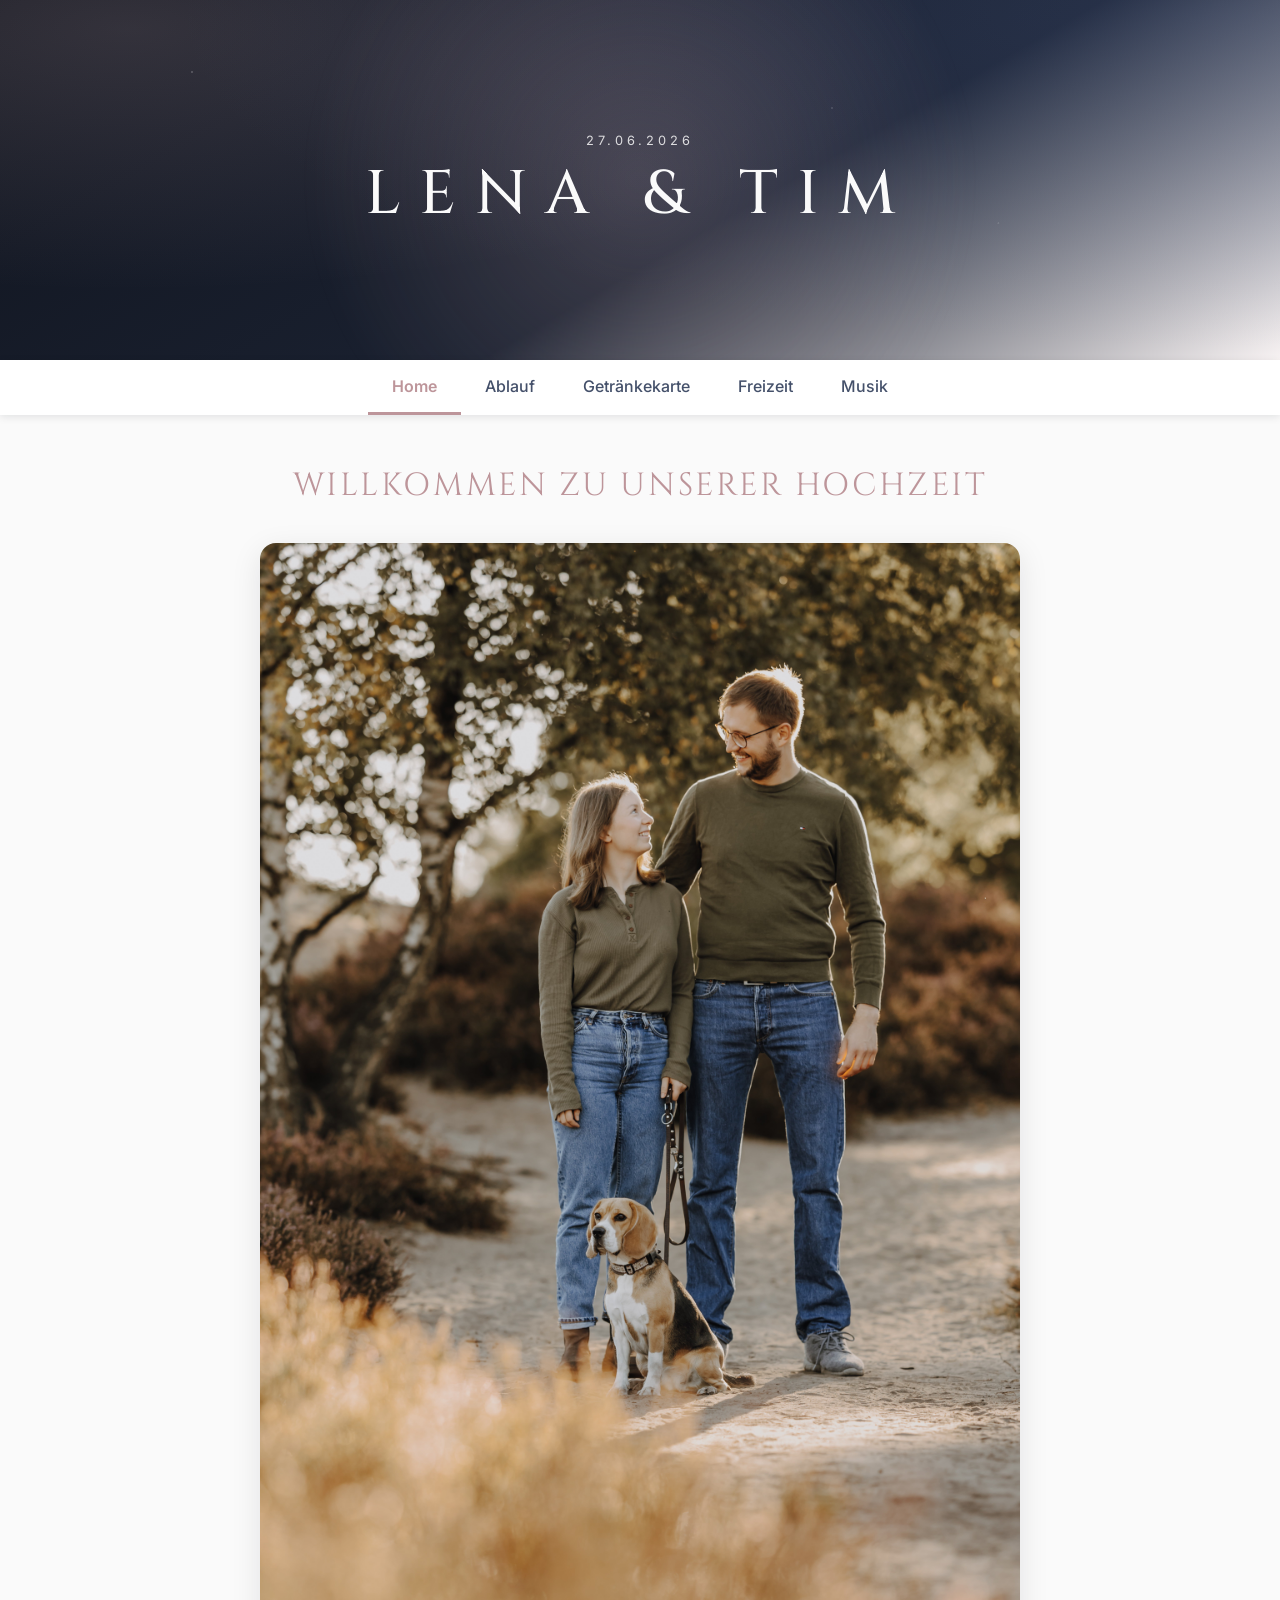
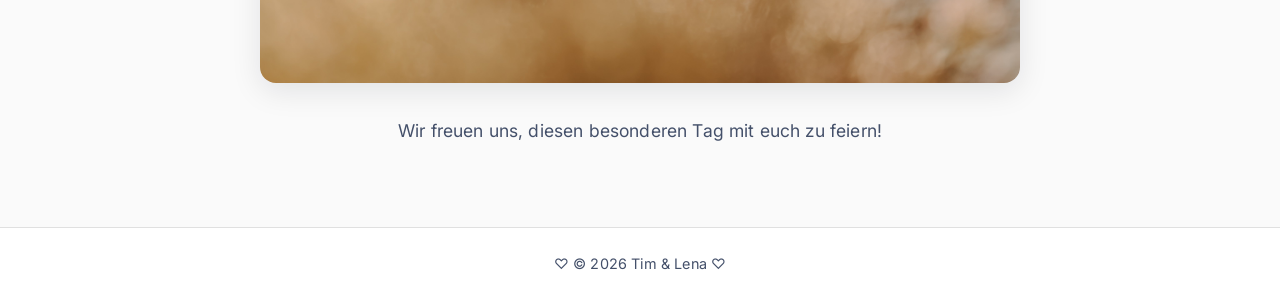
<file: index.html>
<!DOCTYPE html>
<html lang="de">
<head>
    <meta charset="UTF-8">
    <meta name="viewport" content="width=device-width, initial-scale=1.0, viewport-fit=cover">
    <title>Lena und Tim - Hochzeit 27.06.2026</title>
    <meta name="description" content="Hochzeitswebseite Tim & Lena - 27.06.2026">
    <link rel="preconnect" href="https://fonts.googleapis.com">
    <link rel="preconnect" href="https://fonts.gstatic.com" crossorigin>
    <link href="https://fonts.googleapis.com/css2?family=Cinzel:wght@400;500;600&family=Inter:wght@300;400;500;600&display=swap" rel="stylesheet">
    <link rel="icon" type="image/svg+xml" href="favicon.svg">
    <link rel="stylesheet" href="styles copy.css">
</head>
<body>
    <!-- Cosmic Hero -->
    <header class="cosmic-hero" aria-label="Willkommen Lena und Tim">
        <div class="cosmic-hero__glow" aria-hidden="true"></div>
        <div class="cosmic-hero__content">
            <p class="cosmic-hero__kicker">27.06.2026</p>
            <h1>Lena &amp; Tim</h1>
        </div>
    </header>

    <!-- Tab Navigation -->
    <nav class="tab-navigation">
        <button class="tab-button active" data-tab="home">Home</button>
        <button class="tab-button" data-tab="ablauf">Ablauf</button>
        <button class="tab-button" data-tab="getraenke">Getränkekarte</button>
        <button class="tab-button" data-tab="freizeit">Freizeit</button>
        <button class="tab-button" data-tab="musik">Musik</button>
    </nav>

    <!-- Main Content Container -->
    <main class="content-container">
        
        <!-- Home Tab -->
        <section id="home" class="tab-content active">
            <div class="home-container">
                <h2 class="welcome-title">Willkommen zu unserer Hochzeit</h2>
                <div class="home-image-wrapper">
                    <img src="bild.jpg" alt="Tim & Lena" class="home-image" decoding="async">
                </div>
                <p class="welcome-text">Wir freuen uns, diesen besonderen Tag mit euch zu feiern!</p>

                <!-- Zeitstrahl 2012-2026 (auskommentiert)
                <section class="love-timeline-section" aria-labelledby="love-timeline-title">
                    <h3 id="love-timeline-title" class="love-timeline-title">Unser Zeitstrahl 2012-2026</h3>
                    <div class="love-timeline-grid">
                        <article class="love-year-card">
                            <p class="love-year">2012</p>
                            <img src="fotos/2014.JPEG" alt="Foto aus unserem Jahr 2012" class="love-year-image" loading="lazy">
                        </article>
                        <article class="love-year-card">
                            <p class="love-year">2013</p>
                            <img src="fotos/2015.JPEG" alt="Foto aus unserem Jahr 2013" class="love-year-image" loading="lazy">
                        </article>
                        <article class="love-year-card">
                            <p class="love-year">2014</p>
                            <img src="fotos/2014.JPEG" alt="Foto aus unserem Jahr 2014" class="love-year-image" loading="lazy">
                        </article>
                        <article class="love-year-card">
                            <p class="love-year">2015</p>
                            <img src="fotos/2015.JPEG" alt="Foto aus unserem Jahr 2015" class="love-year-image" loading="lazy">
                        </article>
                        <article class="love-year-card">
                            <p class="love-year">2016</p>
                            <img src="fotos/2016.JPEG" alt="Foto aus unserem Jahr 2016" class="love-year-image" loading="lazy">
                        </article>
                        <article class="love-year-card">
                            <p class="love-year">2017</p>
                            <img src="fotos/2017.JPEG" alt="Foto aus unserem Jahr 2017" class="love-year-image" loading="lazy">
                        </article>
                        <article class="love-year-card">
                            <p class="love-year">2018</p>
                            <img src="fotos/2018_1.JPG" alt="Foto aus unserem Jahr 2018" class="love-year-image" loading="lazy">
                        </article>
                        <article class="love-year-card">
                            <p class="love-year">2019</p>
                            <img src="fotos/2019.JPEG" alt="Foto aus unserem Jahr 2019" class="love-year-image" loading="lazy">
                        </article>
                        <article class="love-year-card">
                            <p class="love-year">2020</p>
                            <img src="fotos/2020.JPEG" alt="Foto aus unserem Jahr 2020" class="love-year-image" loading="lazy">
                        </article>
                        <article class="love-year-card">
                            <p class="love-year">2021</p>
                            <img src="fotos/2021.JPEG" alt="Foto aus unserem Jahr 2021" class="love-year-image" loading="lazy">
                        </article>
                        <article class="love-year-card">
                            <p class="love-year">2022</p>
                            <img src="fotos/2022.JPEG" alt="Foto aus unserem Jahr 2022" class="love-year-image" loading="lazy">
                        </article>
                        <article class="love-year-card">
                            <p class="love-year">2023</p>
                            <img src="fotos/2023.JPEG" alt="Foto aus unserem Jahr 2023" class="love-year-image" loading="lazy">
                        </article>
                        <article class="love-year-card">
                            <p class="love-year">2024</p>
                            <img src="fotos/2024.JPEG" alt="Foto aus unserem Jahr 2024" class="love-year-image" loading="lazy">
                        </article>
                        <article class="love-year-card">
                            <p class="love-year">2025</p>
                            <img src="fotos/2025_1.JPEG" alt="Foto aus unserem Jahr 2025" class="love-year-image" loading="lazy">
                        </article>
                        <article class="love-year-card">
                            <p class="love-year">2026</p>
                            <img src="fotos/2026.JPEG" alt="Foto aus unserem Jahr 2026" class="love-year-image" loading="lazy">
                        </article>
                    </div>
                </section>
                -->
            </div>
        </section>

        <!-- Getränkekarte Tab -->
        <section id="getraenke" class="tab-content">
            <div class="drinks-container">
                <img src="getraenke.png" alt="Getränkekarte" class="drinks-image" loading="lazy" decoding="async">
                <a href="getraenke.png" download="Getraenkekarte_Tim_Lena.png" class="download-button">Herunterladen</a>
            </div>
        </section>

        <!-- Ablauf Tab -->
        <section id="ablauf" class="tab-content">
            <div class="timeline-modern" aria-label="Ablaufplan Hochzeit">
                <article class="timeline-event">
                    <span class="timeline-orbit-dot" aria-hidden="true"></span>
                    <div class="timeline-event-card">
                        <p class="timeline-event-time">14:30 Uhr</p>
                        <h3>Ankunft der Gäste</h3>
                        <p class="timeline-event-preview">Wir freuen uns, euch zu unserer Hochzeit willkommen zu heißen.</p>
                    </div>
                </article>

                <article class="timeline-event">
                    <span class="timeline-orbit-dot" aria-hidden="true"></span>
                    <div class="timeline-event-card">
                        <p class="timeline-event-time">15:00 Uhr</p>
                        <h3>Kaffee & Kuchen</h3>
                        <p class="timeline-event-preview">Gemeinsam schneiden wir die Hochzeitstorte an. Dazu gibt es Kaffee und weiteren Kuchen.</p>
                    </div>
                </article>

                <article class="timeline-event">
                    <span class="timeline-orbit-dot" aria-hidden="true"></span>
                    <div class="timeline-event-card">
                        <h3>Im Anschluss</h3>
                        <p class="timeline-event-preview">Zeit für gemütliches Beisammensein. Solltet ihr zwischendurch Lust auf etwas Abwechslung haben, schaut gerne unter <a href="#freizeit" class="spiele-link" data-tab-target="freizeit">Freizeit</a> nach möglichen Ideen und Aktivitäten.</p>
                    </div>
                </article>

                <article class="timeline-event">
                    <span class="timeline-orbit-dot" aria-hidden="true"></span>
                    <div class="timeline-event-card">
                        <p class="timeline-event-time">18:00 Uhr</p>
                        <h3>Abendessen</h3>
                        <p class="timeline-event-preview">Gemeinsames Abendessen vom Grillbuffet.</p>
                    </div>
                </article>

                <article class="timeline-event">
                    <span class="timeline-orbit-dot" aria-hidden="true"></span>
                    <div class="timeline-event-card">
                        <h3>Im Anschluss</h3>
                        <p class="timeline-event-preview">Musik & Snacks. Wer Lust hat, kann tanzen oder den Abend bei guten Gesprächen genießen. Als Stärkung für den Abend wartet frisches Popcorn direkt aus der Maschine auf euch, zusammen mit anderen kleinen Snacks.</p>
                    </div>
                </article>
            </div>
        </section>

        <!-- Freizeit Tab -->
        <section id="freizeit" class="tab-content">
            <div class="freizeit-container">
                <div class="freizeit-subnav" role="tablist" aria-label="Freizeit Kategorien">
                    <button class="freizeit-subtab-button active" data-freizeit-tab="spiele" role="tab" aria-selected="true">Spiele</button>
                    <button class="freizeit-subtab-button" data-freizeit-tab="fotos" role="tab" aria-selected="false">Fotos</button>
                    <button class="freizeit-subtab-button" data-freizeit-tab="gaestebuch" role="tab" aria-selected="false">Gästebuch</button>
                </div>

                <div id="freizeit-spiele" class="freizeit-subtab-content active">
                    <div class="games-container-wrapper">
                        <p class="games-intro">Wir haben eine Auswahl an Spielen für euch vorbereitet, die ihr gerne nutzen könnt. Für alle Spiele, die etwas mehr Platz benötigen - wie zum Beispiel eine ausgiebige Partie Wikinger Schach - ist die große Wiese hinter dem Haus (Schützenplatz) der perfekte Ort. Ihr gelangt direkt über die Pforte hinter dem Gartenhäuschen auf die Wiese. Wir wünschen euch ganz viel Spaß!</p>
                    </div>
                    <div class="games-container">
                        <div class="game-card">
                            <button class="game-header">
                                <h3>Ringwerfen</h3>
                                <span class="accordion-icon">+</span>
                            </button>
                            <div class="game-content">
                                <p>Ringwerfen ist ein ruhiges, leichtes Geschicklichkeitsspiel für Kinder und Erwachsene. Es kann einzeln, zu zweit oder in Teams gespielt werden.</p>
                                <h4>Ziel des Spiels</h4>
                                <p>Mit den Wurfringen möglichst viele Punkte erzielen, indem man die Ringe über die Pins mit den höchsten Punktzahlen wirft.</p>
                                <h4>So wird gespielt</h4>
                                <ul>
                                    <li>Das Zielkreuz mit den 5 Pins wird auf den Boden gelegt.</li>
                                    <li>Die Pins sind mit verschiedenen Punktzahlen beschriftet.</li>
                                    <li>Eine Grundlinie wird in ca. 4 m Entfernung markiert (Abstand kann je nach Alter und Fähigkeit angepasst werden).</li>
                                    <li>Jeder Spieler oder jedes Team wirft nacheinander mit 1 bis 5 Ringen.</li>
                                    <li>Jeder Ring, der über einem Pin landet, bringt die entsprechende Punktzahl.</li>
                                </ul>
                                <h4>Wertung</h4>
                                <ul>
                                    <li>Die Punkte aller geworfenen Ringe werden addiert.</li>
                                    <li>Wer die höchste Gesamtpunktzahl erreicht, gewinnt die Runde.</li>
                                </ul>
                                <h4>Varianten</h4>
                                <ul>
                                    <li>Bis zu 5 Spieler können gleichzeitig mit je einem Ring antreten.</li>
                                    <li>Alternativ können beliebig viele Spieler mit 5 oder weniger Ringen spielen.</li>
                                    <li>Nach jedem Durchgang kann die Entfernung zur Grundlinie vergrößert werden, um den Schwierigkeitsgrad zu steigern.</li>
                                </ul>
                            </div>
                        </div>

                        <div class="game-card">
                            <button class="game-header">
                                <h3>Riesenmikado</h3>
                                <span class="accordion-icon">+</span>
                            </button>
                            <div class="game-content">
                                <p>Riesenmikado ist die XXL-Variante des klassischen Mikado-Spiels. Es kann einzeln, zu zweit oder in Teams gespielt werden.</p>
                                <h4>Ziel des Spiels</h4>
                                <p>Die Stäbe sollen nacheinander aufgehoben werden, ohne dass sich ein anderer Stab bewegt. Je schwieriger der Stab, desto mehr Punkte gibt es.</p>
                                <h4>So wird gespielt</h4>
                                <ul>
                                    <li>Die Stäbe werden zu einem Bündel zusammengehalten und fallen gelassen, sodass sie sich kreuz und quer verteilen.</li>
                                    <li>Gespielt wird reihum: Wer an der Reihe ist, versucht einen Stab aufzunehmen, ohne die anderen zu bewegen.</li>
                                    <li>Gelingt es, darf der Spieler weitermachen. Bewegt sich ein anderer Stab, ist der nächste Spieler dran.</li>
                                    <li>In Teams wird gemeinsam gesammelt - die Punkte werden am Ende addiert.</li>
                                </ul>
                                <h4>Punktewertung</h4>
                                <ul>
                                    <li>Jeder Stab hat eine bestimmte Anzahl an Farbstrichen.</li>
                                    <li>Beim Einsammeln werden die Striche gezählt.</li>
                                    <li>Am Ende gewinnt das Team oder der Spieler mit den meisten gesammelten Strichen.</li>
                                </ul>
                                <h4>Spielende</h4>
                                <ul>
                                    <li>Wenn alle Stäbe eingesammelt wurden, werden die Punkte gezählt.</li>
                                    <li>Das Team oder der Spieler mit der höchsten Punktzahl gewinnt.</li>
                                </ul>
                            </div>
                        </div>

                        <div class="game-card">
                            <button class="game-header">
                                <h3>Shuffleboard</h3>
                                <span class="accordion-icon">+</span>
                            </button>
                            <div class="game-content">
                                <p>Shuffleboard ist ein Geschicklichkeitsspiel, bei dem Pucks über eine Bahn geschoben werden müssen. Es kann einzeln oder in Teams gespielt werden.</p>
                                <h4>Ziel des Spiels</h4>
                                <p>Die Pucks möglichst nah an das Ziel schieben oder in die höchsten Punktezonen platzieren.</p>
                                <h4>So wird gespielt</h4>
                                <ul>
                                    <li>Die Spielbahn wird auf einer ebenen Fläche aufgebaut.</li>
                                    <li>Jeder Spieler oder jedes Team erhält Pucks.</li>
                                    <li>Abwechselnd werden die Pucks über die Bahn geschoben.</li>
                                    <li>Ziel ist es, die Pucks in den markierten Zonen zu platzieren.</li>
                                </ul>
                                <h4>Wertung</h4>
                                <ul>
                                    <li>Je nach Zone, in der der Puck landet, gibt es unterschiedliche Punkte.</li>
                                    <li>Pucks, die von der Bahn fallen, zählen nicht.</li>
                                    <li>Das Team oder der Spieler mit der höchsten Punktzahl gewinnt.</li>
                                </ul>
                            </div>
                        </div>

                        <div class="game-card">
                            <button class="game-header">
                                <h3>Leitergolf</h3>
                                <span class="accordion-icon">+</span>
                            </button>
                            <div class="game-content">
                                <p>Leitergolf (auch Leiterwurfspiel genannt) ist ein unterhaltsames Wurfspiel für draußen. Es kann einzeln, zu zweit oder in Teams gespielt werden.</p>
                                <h4>Ziel des Spiels</h4>
                                <p>Mit den Bolas (zwei durch ein Seil verbundene Bälle) möglichst viele Punkte erzielen, indem man sie auf die Sprossen der Leiter wirft.</p>
                                <h4>So wird gespielt</h4>
                                <ul>
                                    <li>Die Leitergestelle werden im Abstand von ca. 5 Metern aufgestellt.</li>
                                    <li>Jeder Spieler oder jedes Team erhält 3 Bolas (meist in verschiedenen Farben).</li>
                                    <li>Abwechselnd werfen die Spieler ihre Bolas auf die gegnerische Leiter.</li>
                                    <li>Die Bolas sollen sich um die Sprossen wickeln und dort hängen bleiben.</li>
                                    <li>Jede Sprosse hat einen unterschiedlichen Punktewert (meist: obere Sprosse 3 Punkte, mittlere 2 Punkte, untere 1 Punkt).</li>
                                </ul>
                                <h4>Wertung</h4>
                                <ul>
                                    <li>Nach jeder Runde werden die Punkte gezählt.</li>
                                    <li>Nur Bolas, die fest um eine Sprosse gewickelt sind, zählen.</li>
                                    <li>Das Spiel wird bis zu einer vereinbarten Punktzahl gespielt (z.B. 21 Punkte).</li>
                                    <li>Wer zuerst die Zielpunktzahl erreicht, gewinnt.</li>
                                </ul>
                            </div>
                        </div>

                        <div class="game-card">
                            <button class="game-header">
                                <h3>Wikinger Schach</h3>
                                <span class="accordion-icon">+</span>
                            </button>
                            <div class="game-content">
                                <p>Wikinger Schach, auch Kubb genannt, ist ein traditionelles skandinavisches Wurfspiel für draußen. Es wird in zwei Teams gespielt.</p>
                                <h4>Ziel des Spiels</h4>
                                <p>Alle gegnerischen Kubbs (Holzklötze) und zum Schluss den König in der Spielfeldmitte umwerfen.</p>
                                <h4>So wird gespielt</h4>
                                <ul>
                                    <li>Das Spielfeld (ca. 5x8 Meter) wird mit den Eckstäben markiert.</li>
                                    <li>Je 5 Kubbs werden auf den beiden Grundlinien aufgestellt, der König steht in der Mitte.</li>
                                    <li>Die Teams werfen abwechselnd mit 6 Wurfhölzern auf die gegnerischen Kubbs.</li>
                                    <li>Umgeworfene Kubbs werden vom Gegner ins eigene Feld geworfen und dort wieder aufgestellt (Feldkubbs).</li>
                                    <li>In der nächsten Runde müssen zuerst alle Feldkubbs umgeworfen werden, bevor die Basiskubbs angegriffen werden dürfen.</li>
                                </ul>
                                <h4>Spielende</h4>
                                <ul>
                                    <li>Wenn alle gegnerischen Kubbs umgeworfen sind, darf das Team versuchen, den König zu treffen.</li>
                                    <li>Wer den König umwirft, gewinnt das Spiel.</li>
                                    <li>Achtung: Wird der König zu früh umgeworfen, verliert das Team sofort!</li>
                                </ul>
                            </div>
                        </div>

                        <div class="game-card">
                            <button class="game-header">
                                <h3>Stakk</h3>
                                <span class="accordion-icon">+</span>
                            </button>
                            <div class="game-content">
                                <p>Stakk ist ein modernes Outdoor-Wurfspiel, das Geschicklichkeit und Strategie vereint. Es kann einzeln oder in Teams gespielt werden.</p>
                                <h4>Ziel des Spiels</h4>
                                <p>Mit den Wurfscheiben die eigenen Stapel bauen und die gegnerischen Stapel umwerfen, um als Erstes eine Reihe von 5 Scheiben zu erreichen.</p>
                                <h4>So wird gespielt</h4>
                                <ul>
                                    <li>Die Spieler stehen in ca. 4-6 Meter Entfernung voneinander.</li>
                                    <li>Jeder Spieler oder jedes Team erhält 8 Wurfscheiben in einer Farbe.</li>
                                    <li>Abwechselnd werfen die Spieler ihre Scheiben auf die gegnerische Seite.</li>
                                    <li>Eine Scheibe, die auf der Spielfläche landet, wird zum Stapel hinzugefügt.</li>
                                    <li>Trifft man einen gegnerischen Stapel, wird dieser verkleinert oder zerstört.</li>
                                </ul>
                                <h4>Wertung und Spielende</h4>
                                <ul>
                                    <li>Wer zuerst einen Stapel von 5 Scheiben erreicht, gewinnt das Spiel.</li>
                                    <li>Alternativ kann auf Punkte gespielt werden: Jede Scheibe im Stapel = 1 Punkt.</li>
                                    <li>Das Team mit den meisten Punkten nach einer festgelegten Anzahl von Runden gewinnt.</li>
                                </ul>
                            </div>
                        </div>
                    </div>
                </div>

                <div id="freizeit-gaestebuch" class="freizeit-subtab-content">
                    <div class="guestbook-box">
                        <h3>Gästebuch</h3>
                        <p>Unser Gästebuch liegt für euch bereit und freut sich über liebe Worte, Erinnerungen und kleine Wünsche für uns. Wenn ihr mögt, könnt ihr eure Fotos aus der Fotobox direkt ausdrucken und dazukleben.</p>
                    </div>
                </div>

                <div id="freizeit-fotos" class="freizeit-subtab-content">
                    <div class="photos-container">
                        <div class="photos-box">
                            <h3>Fotobox</h3>
                            <p class="photos-intro">Im Wohnzimmer steht eine Fotobox für euch bereit! Haltet die schönsten Momente des Tages fest – alle Fotos werden automatisch digital gespeichert. Für unser Gästebuch und als persönliche Erinnerung habt ihr die Möglichkeit, eure Lieblingsbilder direkt auszudrucken. Da die Druckkapazität begrenzt ist, bitten wir euch, damit sorgsam umzugehen.</p>
                        </div>
                    </div>

                    <div class="photos-container">
                        <div class="photos-box photos-snapshots-box">
                            <h3>Schnappschüsse</h3>
                            <p>Habt ihr im Laufe des Tages besondere, lustige oder emotionale Momente mit eurem Smartphone eingefangen? Wir würden uns riesig freuen, wenn ihr diese Erinnerungen mit uns teilt und sie in unser gemeinsames Fotoalbum hochladet. Scannt dafür einfach ganz unkompliziert den QR-Code. Falls ihr etwas Inspiration für tolle Motive sucht, schaut mal hier vorbei:</p>
                        </div>

                        <div class="photo-challenge">
                            <h3>Inspiration</h3>
                            <div class="challenge-grid">
                                <div class="challenge-item">
                                    <span class="challenge-number">1</span>
                                    <p>Mache ein Foto mit dem Gast, der den kürzesten Anreiseweg hatte.</p>
                                </div>
                                <div class="challenge-item">
                                    <span class="challenge-number">2</span>
                                    <p>Fotografiere das lustigste Tanzbild</p>
                                </div>
                                <div class="challenge-item">
                                    <span class="challenge-number">3</span>
                                    <p>Halte einen besonderen Moment beim Spielen fest</p>
                                </div>
                                <div class="challenge-item">
                                    <span class="challenge-number">4</span>
                                    <p>Mache ein Selfie mit dem Brautpaar</p>
                                </div>
                                <div class="challenge-item">
                                    <span class="challenge-number">5</span>
                                    <p>Fotografiere das schönste Lächeln des Tages</p>
                                </div>
                                <div class="challenge-item">
                                    <span class="challenge-number">6</span>
                                    <p>Mache ein Gruppenfoto mit deinem Tisch</p>
                                </div>
                                <div class="challenge-item">
                                    <span class="challenge-number">7</span>
                                    <p>Fotografiere das schönste Outfit</p>
                                </div>
                                <div class="challenge-item">
                                    <span class="challenge-number">8</span>
                                    <p>Halte einen spontanen Moment fest</p>
                                </div>
                                <div class="challenge-item">
                                    <span class="challenge-number">9</span>
                                    <p>Mache ein Foto beim Grillbuffet</p>
                                </div>
                                <div class="challenge-item">
                                    <span class="challenge-number">10</span>
                                    <p>Mache ein Foto mit einer Person, die du vor dieser Hochzeit noch nicht kanntest.</p>
                                </div>
                            </div>
                        </div>

                        <div class="photo-album-notice">
                            <p><strong>Hinweis:</strong> Aus datenschutzrechtlichen Gründen steht das gemeinsame Fotoalbum nur über einen QR-Code zur Verfügung und ist nicht auf dieser Webseite zu finden. Den QR-Code findet ihr vor Ort bei der Hochzeit.</p>
                        </div>
                    </div>
                </div>
            </div>
        </section>

        <!-- Musik Tab -->
        <section id="musik" class="tab-content">
            <div class="music-container">
                <p class="music-intro">Hilf uns, die perfekte Playlist für unsere Hochzeit zu erstellen! Füge deine Lieblingssongs hinzu und feiere mit uns zu deiner Musik.</p>
                <div class="music-box">
                    <h3>Unsere kollaborative Playlist</h3>
                    <p>Unsere Spotify-Playlist ist kollaborativ – das bedeutet, jeder kann Songs hinzufügen!</p>
                    <a href="https://open.spotify.com/playlist/65FoBb8gbGJQEKtjDN1HTD?si=dgqNM0m5SI6baN2dp9ZaLw&pi=Dot8HpyeRvqb4&pt=debe5d0c294748539c393931d7404666" class="spotify-button" target="_blank" rel="noopener noreferrer">Zur Tages-Playlist</a>
                    <a href="https://open.spotify.com/playlist/0TLKB0x2BZIPuWwy6x3okL?si=fj4kDIRvQQKyS-rY3iRSow&pt=b59b9338742cde232ef74ed54c174f9a&pi=4ovn6_qQQzKGF" class="spotify-button" target="_blank" rel="noopener noreferrer">Zur Abend-Playlist</a>
                    
                    <div class="music-instructions">
                        <h4>So fügst du Songs hinzu:</h4>
                        <ol>
                            <li>Klicke auf den Button oben, um zur Playlist zu gelangen</li>
                            <li>Öffne die Playlist in der Spotify-App</li>
                            <li>Tippe auf die drei Punkte (...) und wähle "Zur Playlist hinzufügen"</li>
                            <li>Oder: Suche deinen Lieblingssong und füge ihn direkt hinzu</li>
                        </ol>
                    </div>
                    

                </div>
            </div>
        </section>

    </main>

    <!-- Footer -->
    <footer class="footer">
        <p>♡ &copy; 2026 Tim & Lena ♡</p>
    </footer>

    <!-- Back to Top Button -->
    <button id="backToTop" class="back-to-top" aria-label="Nach oben scrollen">
        <span>↑</span>
    </button>

    <script src="script.js"></script>
</body>
</html>
</file>
<file: styles copy.css>
/* ===== Reset & Base Styles ===== */
* {
    margin: 0;
    padding: 0;
    box-sizing: border-box;
}

:root {
    --rosa: #FFC0CB;
    --altrosa: #E5989B;
    --dunkel-rosa: #B5838D;
    --hellgrau: #F9F9F9;
    --weiss: #FFFFFF;
    --text-dunkel: #333333;
    --text-hell: #666666;
    --schatten: rgba(0, 0, 0, 0.1);
    --fs-body: 1rem;
    --fs-heading: 1.5rem;
    --fs-body-tablet: 0.95rem;
    --fs-heading-tablet: 1.3rem;
    --fs-body-mobile: 0.9rem;
    --fs-heading-mobile: 1.2rem;
    --fs-heading-mobile-small: 1.1rem;
}

html {
    scroll-behavior: smooth;
}

body {
    font-family: 'Inter', 'Segoe UI', Tahoma, Geneva, Verdana, sans-serif;
    background-color: var(--hellgrau);
    color: var(--text-dunkel);
    line-height: 1.6;
    min-height: 100vh;
    display: flex;
    flex-direction: column;
    -webkit-font-smoothing: antialiased;
    -moz-osx-font-smoothing: grayscale;
    overflow-x: hidden;
}

img {
    max-width: 100%;
    height: auto;
}

a,
p,
h1,
h2,
h3,
h4,
li {
    overflow-wrap: break-word;
}

/* ===== Header ===== */
.header {
    background: linear-gradient(135deg, var(--dunkel-rosa) 0%, var(--altrosa) 100%);
    color: var(--weiss);
    text-align: center;
    padding: 2rem 1rem;
    box-shadow: 0 2px 10px var(--schatten);
}

.header h1 {
    font-family: 'FangSong', 'STFangsong', serif;
    font-size: 3rem;
    font-weight: 200;
    letter-spacing: 0.25px;
    line-height: 1.05;
    margin-bottom: 0.5rem;
    text-transform: uppercase;
}

.header .heart {
    color: var(--weiss);
    font-size: 2rem;
    display: inline-block;
    animation: heartbeat 2s ease-in-out infinite;
    opacity: 0.9;
}

@keyframes heartbeat {
    0%, 100% {
        transform: scale(1);
    }
    50% {
        transform: scale(1.1);
    }
}

.header .date {
    font-size: 1.2rem;
    font-weight: 300;
    opacity: 0.95;
    display: flex;
    align-items: center;
    justify-content: center;
    gap: 0.8rem;
}

.header .date::before,
.header .date::after {
    content: '♡';
    font-size: 1rem;
    opacity: 0.7;
}

/* ===== Typography - Herz Icons ===== */
.freizeit-subtab-content h3,
.guestbook-box h3,
.photos-box h3 {
    display: flex;
    align-items: center;
    gap: 0.5rem;
    justify-content: flex-start;
}

.freizeit-subtab-content h3::first-letter,
.guestbook-box h3::first-letter,
.photos-box h3::first-letter {
    margin-right: 0.2rem;
}

/* ===== Tab Navigation ===== */
.tab-navigation {
    background-color: var(--weiss);
    display: flex;
    justify-content: center;
    flex-wrap: wrap;
    box-shadow: 0 2px 8px var(--schatten);
    position: sticky;
    top: 0;
    z-index: 100;
    gap: 0;
    padding-left: env(safe-area-inset-left);
    padding-right: env(safe-area-inset-right);
}

.tab-button {
    background-color: transparent;
    border: none;
    padding: 1rem 1.5rem;
    font-size: 1rem;
    color: var(--text-hell);
    cursor: pointer;
    transition: all 0.3s ease;
    border-bottom: 3px solid transparent;
    font-weight: 500;
    -webkit-tap-highlight-color: transparent;
    touch-action: manipulation;
}

.tab-button:hover {
    color: var(--dunkel-rosa);
    background-color: var(--hellgrau);
}

.tab-button.active {
    color: var(--dunkel-rosa);
    border-bottom-color: var(--dunkel-rosa);
    font-weight: 600;
}

.tab-button:focus {
    outline: 2px solid var(--altrosa);
    outline-offset: -2px;
}

/* ===== Main Content ===== */
.content-container {
    flex: 1;
    max-width: 1200px;
    width: 100%;
    margin: 0 auto;
    padding: 2rem 1rem;
    padding-left: max(1rem, env(safe-area-inset-left));
    padding-right: max(1rem, env(safe-area-inset-right));
}

.tab-content {
    display: none;
    animation: fadeIn 0.4s ease-in;
}

.tab-content.active {
    display: block;
}

@keyframes fadeIn {
    from {
        opacity: 0;
        transform: translateY(10px);
    }
    to {
        opacity: 1;
        transform: translateY(0);
    }
}

.tab-content h2 {
    font-size: 2rem;
    color: var(--dunkel-rosa);
    margin-bottom: 1.5rem;
    text-align: center;
    font-weight: 400;
}

/* ===== Home Tab ===== */
.home-container {
    text-align: center;
    max-width: 800px;
    margin: 0 auto;
}

.welcome-title {
    font-size: 2.5rem;
    color: var(--dunkel-rosa);
    margin-bottom: 2rem;
    font-weight: 300;
    letter-spacing: 1px;
}

.home-image-wrapper {
    margin: 2rem 0;
    border-radius: 16px;
    overflow: hidden;
    box-shadow: 0 8px 30px var(--schatten);
}

.home-image {
    width: 100%;
    height: auto;
    display: block;
    object-fit: cover;
}

.welcome-text {
    font-size: 1.3rem;
    color: var(--text-hell);
    line-height: 1.8;
    margin-top: 2rem;
    font-style: italic;
}

.love-timeline-section {
    margin-top: 3.5rem;
    text-align: left;
}

.love-timeline-title {
    font-size: 1.9rem;
    color: var(--dunkel-rosa);
    text-align: center;
    margin-bottom: 1.75rem;
    font-weight: 400;
}

.love-timeline-grid {
    display: grid;
    grid-template-columns: repeat(auto-fit, minmax(180px, 1fr));
    gap: 1.2rem;
}

.love-year-card {
    background-color: var(--weiss);
    border-radius: 12px;
    box-shadow: 0 4px 14px var(--schatten);
    overflow: hidden;
    border: 1px solid #f0e4e7;
    transition: transform 0.25s ease, box-shadow 0.25s ease;
}

.love-year-card:hover {
    transform: translateY(-4px);
    box-shadow: 0 10px 24px rgba(0, 0, 0, 0.16);
}

.love-year {
    font-size: 1.05rem;
    font-weight: 700;
    letter-spacing: 1px;
    color: var(--weiss);
    background: linear-gradient(135deg, var(--dunkel-rosa) 0%, var(--altrosa) 100%);
    padding: 0.55rem 0.9rem;
    margin: 0;
    text-align: center;
}

.love-year-image {
    width: 100%;
    aspect-ratio: 4 / 5;
    display: block;
    object-fit: cover;
}

/* ===== Getränkekarte Tab ===== */
.drinks-container {
    background-color: var(--weiss);
    border-radius: 12px;
    padding: 2rem;
    box-shadow: 0 4px 15px var(--schatten);
    text-align: center;
}

.drinks-image {
    max-width: 100%;
    height: auto;
    border-radius: 8px;
    margin-bottom: 1.5rem;
    box-shadow: 0 2px 10px var(--schatten);
}

.download-button {
    display: inline-block;
    background-color: var(--dunkel-rosa);
    color: var(--weiss);
    padding: 0.75rem 2rem;
    border-radius: 25px;
    text-decoration: none;
    font-weight: 500;
    transition: all 0.3s ease;
    box-shadow: 0 2px 8px var(--schatten);
}

.download-button:hover {
    background-color: var(--altrosa);
    transform: translateY(-2px);
    box-shadow: 0 4px 12px var(--schatten);
}

/* ===== Ablauf Tab ===== */
.timeline {
    position: relative;
    padding-left: 3rem;
}

.timeline::before {
    content: '';
    position: absolute;
    left: 0;
    top: 0;
    bottom: 0;
    width: 4px;
    background: linear-gradient(to bottom, var(--rosa), var(--altrosa), var(--dunkel-rosa));
    border-radius: 2px;
}

.timeline-item {
    position: relative;
    margin-bottom: 3rem;
    padding-left: 2rem;
}

.timeline-item::before {
    content: '';
    position: absolute;
    left: -1rem;
    top: 0.5rem;
    width: 1.5rem;
    height: 1.5rem;
    border-radius: 50%;
    background: linear-gradient(135deg, var(--dunkel-rosa) 0%, var(--altrosa) 100%);
    border: 4px solid var(--weiss);
    box-shadow: 0 0 0 4px var(--rosa), 0 2px 8px rgba(0, 0, 0, 0.15);
    z-index: 2;
}

.timeline-time {
    display: inline-block;
    background: linear-gradient(135deg, var(--dunkel-rosa) 0%, var(--altrosa) 100%);
    color: var(--weiss);
    font-size: 1.2rem;
    font-weight: 700;
    padding: 0.5rem 1.25rem;
    border-radius: 25px;
    margin-bottom: 0.75rem;
    box-shadow: 0 3px 10px rgba(181, 131, 141, 0.3);
    letter-spacing: 0.5px;
}

.timeline-content {
    background-color: var(--weiss);
    padding: 2rem;
    border-radius: 12px;
    box-shadow: 0 4px 15px var(--schatten);
    transition: all 0.3s ease;
    border-left: 4px solid var(--altrosa);
}

.timeline-content:hover {
    transform: translateY(-3px);
    box-shadow: 0 8px 25px rgba(0, 0, 0, 0.15);
    border-left-color: var(--dunkel-rosa);
}

.timeline-content h3 {
    font-size: 1.5rem;
    color: var(--dunkel-rosa);
    margin-bottom: 0.75rem;
    font-weight: 600;
}

.timeline-content p {
    color: var(--text-hell);
    font-size: 1.05rem;
    line-height: 1.7;
}

/* Timeline Divider für Freizeit */
.timeline-divider {
    position: relative;
    margin: 3rem 0;
    padding-left: 2rem;
}

.timeline-divider::before {
    content: '';
    position: absolute;
    left: -0.95rem;
    top: 50%;
    transform: translateY(-50%);
    width: 1.2rem;
    height: 1.2rem;
    border-radius: 50%;
    background: linear-gradient(135deg, var(--rosa) 0%, var(--altrosa) 100%);
    border: 3px solid var(--weiss);
    box-shadow: 0 0 0 3px var(--rosa), 0 2px 6px rgba(0, 0, 0, 0.1);
}

.freizeit-text {
    background: linear-gradient(135deg, #FFF5F8 0%, var(--hellgrau) 100%);
    color: var(--text-dunkel);
    padding: 1.75rem 2rem;
    border-radius: 12px;
    font-style: italic;
    font-size: 1.05rem;
    border-left: 5px solid var(--altrosa);
    box-shadow: 0 4px 15px var(--schatten);
    line-height: 1.8;
}

.freizeit-text strong {
    color: var(--dunkel-rosa);
    font-weight: 600;
    font-style: normal;
}

.spiele-link {
    color: var(--dunkel-rosa);
    text-decoration: none;
    font-weight: 600;
    border-bottom: 2px solid var(--altrosa);
    transition: all 0.3s ease;
    padding-bottom: 2px;
}

.spiele-link:hover {
    color: var(--rosa);
    border-bottom-color: var(--rosa);
}

/* ===== Freizeit Tab ===== */
.freizeit-container {
    max-width: 900px;
    margin: 0 auto;
}

.freizeit-intro {
    text-align: center;
    font-size: 1.1rem;
    color: var(--text-hell);
    margin-bottom: 2rem;
    line-height: 1.8;
}

.freizeit-subnav {
    display: flex;
    justify-content: center;
    flex-wrap: wrap;
    gap: 0.75rem;
    margin-bottom: 2rem;
}

.freizeit-subtab-button {
    border: 1px solid rgba(181, 131, 141, 0.25);
    background-color: var(--weiss);
    color: var(--dunkel-rosa);
    border-radius: 999px;
    padding: 0.8rem 1.4rem;
    font-size: 1rem;
    font-weight: 600;
    cursor: pointer;
    transition: all 0.3s ease;
    box-shadow: 0 2px 8px var(--schatten);
    touch-action: manipulation;
}

.freizeit-subtab-button:hover {
    background-color: #fff5f7;
}

.freizeit-subtab-button.active {
    background: linear-gradient(135deg, var(--dunkel-rosa) 0%, var(--altrosa) 100%);
    color: var(--weiss);
    border-color: transparent;
}

.freizeit-subtab-content {
    display: none;
}

.freizeit-subtab-content.active {
    display: block;
}

.guestbook-box {
    background-color: var(--weiss);
    border-radius: 12px;
    padding: 2.5rem;
    box-shadow: 0 4px 15px var(--schatten);
    text-align: center;
}

.guestbook-box h3 {
    font-size: 1.5rem;
    color: var(--dunkel-rosa);
    margin-bottom: 1rem;
    font-weight: 500;
}

.guestbook-box p {
    color: var(--text-hell);
    margin-bottom: 1rem;
    line-height: 1.8;
}

/* ===== Spiele Tab ===== */
.games-container {
    display: flex;
    flex-direction: column;
    gap: 1rem;
}

.game-card {
    background-color: var(--weiss);
    border-radius: 8px;
    overflow: hidden;
    box-shadow: 0 2px 8px var(--schatten);
    transition: box-shadow 0.3s ease;
}

.game-card:hover {
    box-shadow: 0 4px 15px var(--schatten);
}

.game-header {
    width: 100%;
    background-color: var(--weiss);
    border: none;
    padding: 1.5rem;
    cursor: pointer;
    display: flex;
    justify-content: space-between;
    align-items: center;
    transition: background-color 0.3s ease;
    -webkit-tap-highlight-color: transparent;
    touch-action: manipulation;
}

.game-header:hover {
    background-color: var(--hellgrau);
}

.game-header:active {
    background-color: #F0F0F0;
}

.game-header h3 {
    font-size: 1.3rem;
    color: var(--dunkel-rosa);
    font-weight: 500;
    text-align: left;
}

.accordion-icon {
    font-size: 1.5rem;
    color: var(--dunkel-rosa);
    font-weight: 300;
    transition: transform 0.3s ease;
}

.game-card.active .accordion-icon {
    transform: rotate(45deg);
}

.game-content {
    max-height: 0;
    overflow: hidden;
    transition: max-height 0.4s ease, padding 0.4s ease;
    padding: 0 1.5rem;
}

.game-card.active .game-content {
    max-height: 1000px;
    padding: 0 1.5rem 1.5rem 1.5rem;
}

.game-content h4 {
    color: var(--dunkel-rosa);
    margin-top: 1rem;
    margin-bottom: 0.5rem;
    font-size: 1.1rem;
    font-weight: 500;
}

.game-content p {
    color: var(--text-hell);
    margin-bottom: 1rem;
    line-height: 1.6;
}

.game-content ul {
    list-style-position: outside;
    color: var(--text-hell);
    padding-left: 1.5rem;
    margin-left: 0;
}

.game-content li {
    margin-bottom: 0.5rem;
    padding-left: 0.5rem;
    line-height: 1.6;
}

/* ===== Musik Tab ===== */
.music-container,
.photos-container,
.games-container-wrapper {
    max-width: 700px;
    margin: 0 auto;
}

.music-intro,
.photos-intro,
.games-intro {
    text-align: center;
    font-size: 1.1rem;
    color: var(--text-hell);
    margin-bottom: 2rem;
    line-height: 1.8;
}

.music-box,
.photos-box {
    background-color: var(--weiss);
    border-radius: 12px;
    padding: 2.5rem;
    box-shadow: 0 4px 15px var(--schatten);
    text-align: center;
}

.photos-container .photos-box {
    margin-bottom: 1.5rem;
}

.music-box h3,
.photos-box h3 {
    font-size: 1.5rem;
    color: var(--dunkel-rosa);
    margin-bottom: 1rem;
    font-weight: 500;
}

.guestbook-box h3,
.photos-box h3 {
    justify-content: center;
    text-align: center;
}

.music-box p,
.photos-box p {
    color: var(--text-hell);
    margin-bottom: 1.5rem;
    line-height: 1.6;
}

.photos-container .photos-box .photos-intro {
    font-size: var(--fs-body);
}

.spotify-button,
.photos-button {
    display: inline-block;
    background-color: var(--dunkel-rosa);
    color: var(--weiss);
    padding: 1rem 2.5rem;
    border-radius: 30px;
    text-decoration: none;
    font-weight: 600;
    font-size: 1.1rem;
    transition: all 0.3s ease;
    box-shadow: 0 4px 12px var(--schatten);
    margin: 1rem 0;
    touch-action: manipulation;
}

.spotify-button:hover,
.photos-button:hover {
    background-color: var(--altrosa);
    transform: translateY(-3px);
    box-shadow: 0 6px 20px var(--schatten);
}

.music-note,
.photos-note {
    font-size: 0.9rem;
    color: var(--text-hell);
    font-style: italic;
    margin-top: 1rem;
}

.music-instructions {
    background-color: var(--hellgrau);
    border-radius: 8px;
    padding: 1.5rem;
    margin: 1.5rem 0;
    text-align: left;
}

.music-instructions h4 {
    color: var(--dunkel-rosa);
    font-size: 1.1rem;
    margin-bottom: 1rem;
    font-weight: 500;
}

.music-instructions ol {
    padding-left: 1.5rem;
    color: var(--text-hell);
    line-height: 1.8;
}

.music-instructions li {
    margin-bottom: 0.75rem;
    font-size: 0.95rem;
}

/* ===== Fotochallenge ===== */
.photo-challenge {
    margin-top: 3rem;
    background-color: var(--weiss);
    border-radius: 12px;
    padding: 2.5rem;
    box-shadow: 0 4px 15px var(--schatten);
}

.photo-challenge h3 {
    font-size: 1.5rem;
    color: var(--dunkel-rosa);
    margin-bottom: 1rem;
    font-weight: 500;
    text-align: center;
}

.challenge-intro {
    text-align: center;
    color: var(--text-hell);
    margin-bottom: 2rem;
    font-size: 1rem;
    line-height: 1.6;
}

.challenge-grid {
    display: grid;
    grid-template-columns: repeat(auto-fit, minmax(250px, 1fr));
    gap: 1.25rem;
}

.challenge-item {
    display: flex;
    align-items: center;
    gap: 1rem;
    background-color: var(--hellgrau);
    padding: 1.25rem;
    border-radius: 8px;
    transition: all 0.3s ease;
    border-left: 4px solid var(--altrosa);
}

.challenge-item:hover {
    transform: translateY(-2px);
    box-shadow: 0 4px 12px var(--schatten);
    border-left-color: var(--dunkel-rosa);
}

.challenge-number {
    flex-shrink: 0;
    width: 2.5rem;
    height: 2.5rem;
    background: linear-gradient(135deg, var(--dunkel-rosa) 0%, var(--altrosa) 100%);
    color: var(--weiss);
    border-radius: 50%;
    display: flex;
    align-items: center;
    justify-content: center;
    font-weight: 600;
    font-size: 1.1rem;
}

.challenge-item p {
    flex: 1;
    color: var(--text-dunkel);
    font-size: 0.95rem;
    line-height: 1.5;
    margin: 0;
}

/* Fotoalbum Hinweis */
.photo-album-notice {
    margin-top: 2.5rem;
    background-color: #FFF9F0;
    border: 2px solid var(--altrosa);
    border-radius: 8px;
    padding: 1.5rem;
    text-align: center;
}

.photo-album-notice p {
    color: var(--text-dunkel);
    font-size: 0.95rem;
    line-height: 1.7;
    margin: 0;
}

.photo-album-notice strong {
    color: var(--dunkel-rosa);
    font-weight: 600;
}

/* ===== Typography Alignment ===== */
.timeline-content p,
.welcome-text,
.freizeit-text,
.freizeit-intro,
.guestbook-box p,
.game-content p,
.game-content li,
.music-intro,
.photos-intro,
.games-intro,
.music-box p,
.photos-box p,
.music-instructions li,
.challenge-intro,
.challenge-item p,
.photo-album-notice p {
    font-size: var(--fs-body);
}

.timeline-content h3,
.guestbook-box h3,
.game-header h3,
.music-box h3,
.photos-box h3,
.photo-challenge h3 {
    font-size: var(--fs-heading);
}

/* ===== Footer ===== */
.footer {
    background-color: var(--weiss);
    text-align: center;
    padding: 1.5rem;
    color: var(--text-hell);
    font-size: 0.9rem;
    border-top: 1px solid #E0E0E0;
    margin-top: 3rem;
    padding-left: max(1.5rem, env(safe-area-inset-left));
    padding-right: max(1.5rem, env(safe-area-inset-right));
    padding-bottom: max(1.5rem, env(safe-area-inset-bottom));
}

/* ===== Back to Top Button ===== */
.back-to-top {
    position: fixed;
    bottom: max(2rem, env(safe-area-inset-bottom));
    right: max(2rem, env(safe-area-inset-right));
    width: 3rem;
    height: 3rem;
    background: linear-gradient(135deg, var(--dunkel-rosa) 0%, var(--altrosa) 100%);
    color: var(--weiss);
    border: none;
    border-radius: 50%;
    font-size: 1.5rem;
    cursor: pointer;
    box-shadow: 0 4px 12px var(--schatten);
    opacity: 0;
    visibility: hidden;
    transition: all 0.3s ease;
    z-index: 1000;
    -webkit-tap-highlight-color: transparent;
}

.back-to-top.visible {
    opacity: 1;
    visibility: visible;
}

.back-to-top:hover {
    transform: translateY(-3px);
    box-shadow: 0 6px 20px var(--schatten);
}

.back-to-top:active {
    transform: translateY(-1px);
}

.back-to-top span {
    display: block;
    line-height: 1;
}

/* ===== Responsive Design ===== */
@media (max-width: 768px) {
    .header {
        padding: 1.75rem 1rem;
    }

    .header h1 {
        font-size: 2.5rem;
    }

    .header .heart {
        font-size: 1.6rem;
    }

    .header .date {
        font-size: 1rem;
        gap: 0.6rem;
    }

    .header .date::before,
    .header .date::after {
        font-size: 0.9rem;
    }

    .welcome-title {
        font-size: 2rem;
        margin-bottom: 1.5rem;
    }

    .welcome-text {
        font-size: 1.1rem;
    }

    .love-timeline-section {
        margin-top: 2.75rem;
    }

    .love-timeline-title {
        font-size: 1.6rem;
        margin-bottom: 1.4rem;
    }

    .love-timeline-grid {
        grid-template-columns: repeat(2, minmax(0, 1fr));
        gap: 1rem;
    }

    .tab-navigation {
        overflow-x: hidden;
        justify-content: center;
        flex-wrap: nowrap;
        gap: 0.15rem;
    }

    .tab-button {
        padding: 0.6rem 0.4rem;
        font-size: 0.72rem;
        flex: 1 1 0;
        min-width: 0;
        white-space: nowrap;
        text-align: center;
    }

    .content-container {
        padding: 1.5rem 1rem;
    }

    .tab-content h2 {
        font-size: 1.5rem;
        margin-bottom: 1.25rem;
    }

    .timeline {
        padding-left: 2.5rem;
    }

    .timeline::before {
        width: 3px;
    }

    .timeline-item {
        padding-left: 1.75rem;
        margin-bottom: 2.5rem;
    }

    .timeline-item::before {
        width: 1.3rem;
        height: 1.3rem;
        left: -0.9rem;
        border-width: 3px;
        box-shadow: 0 0 0 3px var(--rosa), 0 2px 6px rgba(0, 0, 0, 0.12);
    }

    .timeline-time {
        font-size: 1.1rem;
        padding: 0.45rem 1.1rem;
    }

    .timeline-content {
        padding: 1.5rem;
        border-left-width: 3px;
    }

    .timeline-content:hover {
        transform: none;
    }

    .timeline-divider {
        margin: 2.5rem 0;
        padding-left: 1.75rem;
    }

    .timeline-divider::before {
        left: -0.85rem;
        width: 1rem;
        height: 1rem;
        border-width: 2.5px;
    }

    .freizeit-text {
        padding: 1.25rem 1.5rem;
        font-size: 0.95rem;
        border-left-width: 4px;
    }

    .freizeit-intro {
        font-size: 1rem;
        margin-bottom: 1.5rem;
    }

    .freizeit-subnav {
        gap: 0.6rem;
        margin-bottom: 1.5rem;
    }

    .freizeit-subtab-button {
        padding: 0.7rem 1.15rem;
        font-size: 0.95rem;
        min-height: 44px;
    }

    .guestbook-box {
        padding: 2rem;
    }

    .drinks-container,
    .music-box,
    .photos-box {
        padding: 1.5rem;
    }

    .game-header {
        padding: 1.25rem 1rem;
    }

    .game-header h3 {
        font-size: 1.05rem;
        line-height: 1.3;
    }

    .game-content {
        padding: 0 1rem;
        font-size: 0.95rem;
        line-height: 1.6;
    }

    .game-card.active .game-content {
        padding: 0 1rem 1.25rem 1rem;
    }

    .game-content h4 {
        font-size: 1rem;
        margin-top: 1rem;
    }

    .game-content ul {
        padding-left: 1.25rem;
    }

    .game-content li {
        margin-bottom: 0.6rem;
        padding-left: 0.4rem;
    }

    .music-box h3,
    .photos-box h3 {
        font-size: 1.3rem;
    }

    .music-instructions {
        padding: 1.25rem;
        margin: 1.25rem 0;
    }

    .music-instructions h4 {
        font-size: 1rem;
    }

    .music-instructions ol {
        padding-left: 1.25rem;
    }

    .music-instructions li {
        font-size: 0.9rem;
        margin-bottom: 0.6rem;
    }

    /* Fotochallenge Tablet */
    .photo-challenge {
        margin-top: 2.5rem;
        padding: 2rem;
    }

    .photo-challenge h3 {
        font-size: 1.4rem;
    }

    .challenge-intro {
        font-size: 0.95rem;
        margin-bottom: 1.75rem;
    }

    .challenge-grid {
        grid-template-columns: repeat(auto-fit, minmax(220px, 1fr));
        gap: 1rem;
    }

    .challenge-item {
        padding: 1rem;
    }

    .challenge-number {
        width: 2.25rem;
        height: 2.25rem;
        font-size: 1rem;
    }

    .challenge-item p {
        font-size: 0.9rem;
    }

    /* Fotoalbum Hinweis Tablet */
    .photo-album-notice {
        margin-top: 2rem;
        padding: 1.25rem;
    }

    .photo-album-notice p {
        font-size: 0.9rem;
    }

    /* Bessere Touch-Targets für Mobile */
    .tab-button,
    .game-header,
    .download-button,
    .spotify-button,
    .photos-button {
        min-height: 44px;
    }

    /* Home-Bild auf Tablet */
    .home-image-wrapper {
        margin: 1.75rem 0;
    }

    .timeline-content p,
    .welcome-text,
    .freizeit-text,
    .freizeit-intro,
    .guestbook-box p,
    .game-content p,
    .game-content li,
    .music-intro,
    .photos-intro,
    .games-intro,
    .music-box p,
    .photos-box p,
    .music-instructions li,
    .challenge-intro,
    .challenge-item p,
    .photo-album-notice p {
        font-size: var(--fs-body-tablet);
    }

    .timeline-content h3,
    .guestbook-box h3,
    .game-header h3,
    .music-box h3,
    .photos-box h3,
    .photo-challenge h3 {
        font-size: var(--fs-heading-tablet);
    }
}

@media (max-width: 640px) {
    .love-timeline-grid {
        grid-template-columns: 1fr;
    }
}

@media (max-width: 480px) {
    .header {
        padding: 1.5rem 0.75rem;
    }

    .header h1 {
        font-size: 2rem;
        letter-spacing: 0.3px;
    }

    .header .heart {
        font-size: 1.4rem;
    }

    .header .date {
        font-size: 0.95rem;
        gap: 0.5rem;
    }

    .header .date::before,
    .header .date::after {
        font-size: 0.85rem;
    }

    .welcome-title {
        font-size: 1.6rem;
        margin-bottom: 1.25rem;
        padding: 0 0.5rem;
    }

    .welcome-text {
        font-size: 1rem;
        margin-top: 1.5rem;
        padding: 0 0.5rem;
    }

    .love-timeline-section {
        margin-top: 2.25rem;
    }

    .love-timeline-title {
        font-size: 1.35rem;
        margin-bottom: 1rem;
    }

    .love-timeline-grid {
        grid-template-columns: 1fr;
        gap: 0.85rem;
    }

    .love-year {
        font-size: 0.95rem;
        padding: 0.5rem 0.8rem;
    }

    .home-image-wrapper {
        margin: 1.5rem 0;
        border-radius: 12px;
    }

    .tab-navigation {
        overflow-x: hidden;
        justify-content: center;
        flex-wrap: nowrap;
        padding: 0;
        gap: 0.1rem;
    }

    .tab-button {
        padding: 0.55rem 0.3rem;
        font-size: 0.68rem;
        white-space: nowrap;
        flex: 1 1 0;
        min-width: 0;
        border-bottom-width: 2px;
        text-align: center;
    }

    .content-container {
        padding: 1rem 0.75rem;
        padding-left: max(0.75rem, env(safe-area-inset-left));
        padding-right: max(0.75rem, env(safe-area-inset-right));
    }

    .tab-content h2 {
        font-size: 1.4rem;
        margin-bottom: 1rem;
    }

    .timeline {
        padding-left: 2rem;
    }

    .timeline::before {
        width: 3px;
    }

    .timeline-item {
        padding-left: 1.5rem;
        margin-bottom: 2rem;
    }

    .timeline-item::before {
        width: 1.1rem;
        height: 1.1rem;
        left: -0.8rem;
        top: 0.4rem;
        border-width: 3px;
        box-shadow: 0 0 0 2.5px var(--rosa), 0 1px 4px rgba(0, 0, 0, 0.1);
    }

    .timeline-time {
        font-size: 1rem;
        padding: 0.4rem 1rem;
    }

    .timeline-content {
        padding: 1.25rem;
        border-radius: 10px;
    }

    .timeline-content:hover {
        transform: none;
    }

    .timeline-content h3 {
        font-size: 1.1rem;
        margin-bottom: 0.4rem;
    }

    .timeline-content p {
        font-size: 0.95rem;
    }

    .timeline-time {
        font-size: 1rem;
    }

    .timeline-divider {
        margin: 2rem 0;
        padding-left: 1.5rem;
    }

    .timeline-divider::before {
        left: -0.75rem;
        width: 0.85rem;
        height: 0.85rem;
        border-width: 2px;
    }

    .freizeit-text {
        padding: 1rem 1.25rem;
        font-size: 0.88rem;
        line-height: 1.6;
        border-left-width: 3px;
        border-radius: 10px;
    }

    .freizeit-intro {
        font-size: 0.95rem;
        margin-bottom: 1.25rem;
    }

    .freizeit-subnav {
        gap: 0.5rem;
        margin-bottom: 1.25rem;
    }

    .freizeit-subtab-button {
        width: 100%;
        padding: 0.8rem 1rem;
        font-size: 0.92rem;
        min-height: 46px;
    }

    .guestbook-box {
        padding: 1.5rem;
    }

    .guestbook-box h3 {
        font-size: 1.25rem;
    }

    .guestbook-box p {
        font-size: 0.9rem;
    }

    .drinks-container {
        padding: 1rem;
    }

    .drinks-image {
        margin-bottom: 1rem;
    }

    .download-button {
        padding: 0.65rem 1.75rem;
        font-size: 0.95rem;
    }

    .game-header {
        padding: 1rem 0.85rem;
    }

    .game-header h3 {
        font-size: 0.95rem;
        line-height: 1.4;
        padding-right: 0.5rem;
    }

    .accordion-icon {
        font-size: 1.3rem;
        flex-shrink: 0;
    }

    .game-content {
        font-size: 0.9rem;
        line-height: 1.65;
        padding: 0 0.85rem;
    }

    .game-card.active .game-content {
        padding: 0 0.85rem 1rem 0.85rem;
    }

    .game-content h4 {
        font-size: 0.95rem;
        margin-top: 0.85rem;
        margin-bottom: 0.4rem;
    }

    .game-content p {
        margin-bottom: 0.85rem;
    }

    .game-content ul {
        padding-left: 1.1rem;
    }

    .game-content li {
        margin-bottom: 0.5rem;
        font-size: 0.88rem;
        padding-left: 0.3rem;
        line-height: 1.5;
    }

    .music-box,
    .photos-box {
        padding: 1.25rem;
    }

    .music-intro,
    .photos-intro,
    .games-intro {
        font-size: 0.95rem;
        margin-bottom: 1.5rem;
    }

    .music-box h3,
    .photos-box h3 {
        font-size: 1.2rem;
    }

    .music-box p,
    .photos-box p {
        font-size: 0.9rem;
    }

    .music-instructions {
        padding: 1rem;
        margin: 1rem 0;
    }

    .music-instructions h4 {
        font-size: 0.95rem;
        margin-bottom: 0.75rem;
    }

    .music-instructions ol {
        padding-left: 1.1rem;
    }

    .music-instructions li {
        font-size: 0.85rem;
        margin-bottom: 0.5rem;
        line-height: 1.6;
    }

    /* Fotochallenge Smartphone */
    .photo-challenge {
        margin-top: 2rem;
        padding: 1.5rem;
    }

    .photo-challenge h3 {
        font-size: 1.25rem;
        margin-bottom: 0.85rem;
    }

    .challenge-intro {
        font-size: 0.9rem;
        margin-bottom: 1.5rem;
    }

    .challenge-grid {
        grid-template-columns: 1fr;
        gap: 0.85rem;
    }

    .challenge-item {
        padding: 0.9rem;
        gap: 0.85rem;
    }

    .challenge-number {
        width: 2rem;
        height: 2rem;
        font-size: 0.9rem;
    }

    .challenge-item p {
        font-size: 0.85rem;
        line-height: 1.4;
    }

    /* Fotoalbum Hinweis Smartphone */
    .photo-album-notice {
        margin-top: 1.75rem;
        padding: 1rem;
    }

    .photo-album-notice p {
        font-size: 0.85rem;
        line-height: 1.6;
    }

    .spotify-button,
    .photos-button {
        padding: 0.85rem 1.85rem;
        font-size: 0.95rem;
    }

    .music-note,
    .photos-note {
        font-size: 0.85rem;
    }

    .footer {
        padding: 1.25rem;
        font-size: 0.85rem;
    }

    /* Back to Top Button Mobile */
    .back-to-top {
        bottom: max(1.5rem, env(safe-area-inset-bottom));
        right: max(1.5rem, env(safe-area-inset-right));
        width: 2.75rem;
        height: 2.75rem;
        font-size: 1.3rem;
    }

    .timeline-content p,
    .welcome-text,
    .freizeit-text,
    .freizeit-intro,
    .guestbook-box p,
    .game-content p,
    .game-content li,
    .music-intro,
    .photos-intro,
    .games-intro,
    .music-box p,
    .photos-box p,
    .music-instructions li,
    .challenge-intro,
    .challenge-item p,
    .photo-album-notice p {
        font-size: var(--fs-body-mobile);
    }

    .timeline-content h3,
    .guestbook-box h3,
    .game-header h3,
    .music-box h3,
    .photos-box h3,
    .photo-challenge h3 {
        font-size: var(--fs-heading-mobile);
    }
}

/* Extra kleine Smartphones */
@media (max-width: 360px) {
    .header h1 {
        font-size: 1.7rem;
    }

    .header .heart {
        font-size: 1.2rem;
    }

    .tab-button {
        padding: 0.7rem 0.75rem;
        font-size: 0.75rem;
    }

    .welcome-title {
        font-size: 1.4rem;
    }

    .game-header h3 {
        font-size: 0.9rem;
    }

    .photo-challenge {
        padding: 1.25rem;
    }

    .photo-challenge h3 {
        font-size: 1.15rem;
    }

    .challenge-item {
        padding: 0.75rem;
        gap: 0.75rem;
    }

    .challenge-number {
        width: 1.85rem;
        height: 1.85rem;
        font-size: 0.85rem;
    }

    .challenge-item p {
        font-size: 0.8rem;
    }

    .photo-album-notice {
        margin-top: 1.5rem;
        padding: 0.85rem;
    }

    .photo-album-notice p {
        font-size: 0.8rem;
    }

    .back-to-top {
        bottom: max(1.25rem, env(safe-area-inset-bottom));
        right: max(1.25rem, env(safe-area-inset-right));
        width: 2.5rem;
        height: 2.5rem;
        font-size: 1.2rem;
    }

    .timeline-item::before {
        width: 1rem;
        height: 1rem;
        left: -0.75rem;
    }

    .timeline-time {
        font-size: 0.9rem;
        padding: 0.35rem 0.9rem;
    }

    .timeline-content {
        padding: 1rem;
    }

    .freizeit-text {
        padding: 0.9rem 1rem;
        font-size: 0.82rem;
    }

    .guestbook-box {
        padding: 1.25rem;
    }

    .timeline-content h3,
    .guestbook-box h3,
    .game-header h3,
    .music-box h3,
    .photos-box h3,
    .photo-challenge h3 {
        font-size: var(--fs-heading-mobile-small);
    }
}

    /* ===== Cosmic Minimalism Overrides ===== */
    :root {
        --cm-rose: #E8C5C8;
        --cm-deep-space: #0B0F19;
        --cm-whitespace: #FAFAFA;
        --cm-space-mist: #151C2E;
        --cm-text-soft: #44506A;
        --cm-line: rgba(232, 197, 200, 0.75);
        --cm-panel: rgba(250, 250, 250, 0.84);
        --cm-shadow-soft: 0 16px 40px rgba(11, 15, 25, 0.08);

        --font-heading: 'Cinzel', 'Times New Roman', serif;
        --font-body: 'Inter', 'Segoe UI', Tahoma, Geneva, Verdana, sans-serif;

        --rosa: var(--cm-rose);
        --altrosa: var(--cm-rose);
        --dunkel-rosa: #bd959a;
        --hellgrau: var(--cm-whitespace);
        --weiss: #ffffff;
        --text-dunkel: var(--cm-deep-space);
        --text-hell: var(--cm-text-soft);
        --schatten: rgba(11, 15, 25, 0.1);
    }

    body {
        font-family: var(--font-body);
        color: var(--cm-deep-space);
        background: var(--cm-whitespace);
        letter-spacing: 0.01em;
    }

    h1,
    h2,
    h3 {
        font-family: var(--font-heading);
        color: var(--cm-deep-space);
        font-weight: 500;
        letter-spacing: 0.06em;
    }

    p,
    li,
    a,
    button,
    input,
    textarea {
        font-family: var(--font-body);
    }

    a {
        color: var(--cm-deep-space);
    }

    .cosmic-hero {
        position: relative;
        min-height: clamp(170px, 40vh, 430px);
        display: grid;
        place-items: center;
        overflow: hidden;
        padding: clamp(1.25rem, 3.6vh, 2.4rem) 1.1rem;
        background:
            radial-gradient(120% 140% at 10% 8%, rgba(232, 197, 200, 0.16) 0%, rgba(232, 197, 200, 0) 52%),
            radial-gradient(140% 160% at 95% 4%, rgba(95, 120, 180, 0.2) 0%, rgba(95, 120, 180, 0) 58%),
            linear-gradient(150deg, rgba(11, 15, 25, 0.98) 0%, rgba(17, 24, 40, 0.96) 58%, rgba(232, 197, 200, 0.14) 100%);
    }

    .cosmic-hero::after {
        content: '';
        position: absolute;
        inset: 0;
        background-image: radial-gradient(circle at 15% 20%, rgba(250, 250, 250, 0.45) 0.7px, transparent 1.2px), radial-gradient(circle at 78% 62%, rgba(250, 250, 250, 0.3) 0.7px, transparent 1.2px), radial-gradient(circle at 65% 30%, rgba(250, 250, 250, 0.3) 0.8px, transparent 1.4px);
        pointer-events: none;
        opacity: 0.4;
    }

    .cosmic-hero__glow {
        position: absolute;
        width: min(70vw, 680px);
        aspect-ratio: 1 / 1;
        border-radius: 50%;
        background: radial-gradient(circle, rgba(232, 197, 200, 0.2) 0%, rgba(232, 197, 200, 0) 70%);
        filter: blur(8px);
        animation: orbitDrift 11s ease-in-out infinite alternate;
    }

    .cosmic-hero__content {
        position: relative;
        z-index: 1;
        text-align: center;
        color: var(--cm-whitespace);
        animation: heroReveal 800ms ease-out both;
    }

    .cosmic-hero__kicker {
        color: rgba(250, 250, 250, 0.84);
        font-size: 0.8rem;
        text-transform: uppercase;
        letter-spacing: 0.3em;
        margin-bottom: 0.65rem;
    }

    .cosmic-hero h1 {
        font-size: clamp(1.9rem, 4.8vw, 4rem);
        line-height: 1.08;
        font-weight: 500;
        letter-spacing: clamp(0.16em, 1.5vw, 0.34em);
        color: var(--cm-whitespace);
        text-transform: uppercase;
        margin: 0;
        max-width: 18ch;
        margin-left: auto;
        margin-right: auto;
    }

    .cosmic-link {
        display: block;
        width: min(380px, 84vw);
        margin: 0.8rem auto 0;
        overflow: visible;
    }

    .cosmic-link path {
        fill: none;
        stroke: rgba(232, 197, 200, 0.72);
        stroke-width: 1.3;
    }

    .cosmic-link ellipse {
        fill: none;
        stroke: rgba(232, 197, 200, 0.78);
        stroke-width: 1.15;
    }

    .cosmic-link circle {
        fill: rgba(250, 250, 250, 0.93);
        stroke: rgba(232, 197, 200, 0.92);
        stroke-width: 0.7;
    }

    .home-container {
        max-width: 760px;
        padding-top: 0.8rem;
    }

    .welcome-title {
        font-size: clamp(1.45rem, 2.8vw, 2.1rem);
        color: var(--cm-deep-space);
        letter-spacing: 0.08em;
        text-transform: uppercase;
        margin-bottom: 1rem;
    }

    .welcome-text {
        font-size: clamp(1rem, 1.8vw, 1.1rem);
        color: var(--cm-text-soft);
        line-height: 1.8;
        margin-top: 0;
        font-style: normal;
    }

    .timeline-modern {
        position: relative;
        max-width: 820px;
        margin: 0 auto;
        padding-left: clamp(2rem, 4vw, 3.25rem);
    }

    .timeline-modern::before {
        content: '';
        position: absolute;
        left: 0.45rem;
        top: 0.25rem;
        bottom: 0.25rem;
        width: 1px;
        background: repeating-linear-gradient(to bottom, rgba(232, 197, 200, 0.95) 0 6px, transparent 6px 12px);
    }

    .timeline-event {
        position: relative;
        margin-bottom: 1.25rem;
        padding-left: 1rem;
    }

    .timeline-event:last-child {
        margin-bottom: 0;
    }

    .timeline-orbit-dot {
        position: absolute;
        left: -0.05rem;
        top: 1.3rem;
        width: 0.8rem;
        height: 0.8rem;
        border-radius: 999px;
        background-color: var(--cm-whitespace);
        border: 1.5px solid rgba(232, 197, 200, 0.95);
        box-shadow: 0 0 0 2px rgba(232, 197, 200, 0.2);
        transform: translate(-50%, -50%);
        transition: transform 240ms ease, box-shadow 240ms ease, background-color 240ms ease;
    }

    .timeline-event-card {
        border: 1px solid rgba(11, 15, 25, 0.1);
        border-radius: 12px;
        background: var(--cm-panel);
        padding: 1rem 1rem 0.95rem;
        -webkit-backdrop-filter: blur(2px);
        backdrop-filter: blur(2px);
        transition: border-color 280ms ease, box-shadow 280ms ease, background-color 280ms ease;
    }

    .timeline-event-time {
        margin-bottom: 0.45rem;
        font-size: 0.8rem;
        letter-spacing: 0.14em;
        text-transform: uppercase;
        color: rgba(11, 15, 25, 0.64);
    }

    .timeline-event-card h3 {
        margin-bottom: 0.55rem;
        font-size: clamp(1.1rem, 2.2vw, 1.35rem);
        letter-spacing: 0.09em;
        font-family: var(--font-heading);
        color: var(--dunkel-rosa);
        font-weight: 500;
    }

    .timeline-event-preview {
        color: var(--cm-text-soft);
        line-height: 1.7;
    }

    .timeline-event-details {
        margin-top: 0.2rem;
        max-height: 0;
        opacity: 0;
        overflow: hidden;
        color: rgba(11, 15, 25, 0.88);
        transform: translateY(4px);
        transition: max-height 320ms ease, opacity 320ms ease, transform 320ms ease, margin-top 320ms ease;
    }

    .timeline-event:hover .timeline-event-card,
    .timeline-event:focus-within .timeline-event-card {
        border-color: rgba(232, 197, 200, 0.9);
        box-shadow: var(--cm-shadow-soft);
        background-color: rgba(250, 250, 250, 0.98);
    }

    .timeline-event:hover .timeline-orbit-dot,
    .timeline-event:focus-within .timeline-orbit-dot {
        transform: translate(-50%, -50%) scale(1.35);
        background-color: rgba(232, 197, 200, 0.65);
        box-shadow: 0 0 0 4px rgba(232, 197, 200, 0.25);
    }

    .timeline-event:hover .timeline-event-details,
    .timeline-event:focus-within .timeline-event-details {
        max-height: 90px;
        opacity: 1;
        transform: translateY(0);
        margin-top: 0.75rem;
    }

    @keyframes orbitDrift {
        from {
            transform: translate(-6%, -2%);
        }
        to {
            transform: translate(6%, 2%);
        }
    }

    @keyframes heroReveal {
        from {
            opacity: 0;
            transform: translateY(14px);
        }
        to {
            opacity: 1;
            transform: translateY(0);
        }
    }

    @media (max-width: 768px) {
        .cosmic-hero {
            min-height: 25svh;
            padding: 0.9rem 0.85rem;
        }

        .cosmic-hero h1 {
            font-size: clamp(1.45rem, 8.2vw, 2.1rem);
            letter-spacing: 0.14em;
        }

        .cosmic-hero__kicker {
            font-size: 0.68rem;
            letter-spacing: 0.24em;
            margin-bottom: 0.4rem;
        }

        .cosmic-link {
            width: min(300px, 82vw);
            margin-top: 0.45rem;
        }

        .timeline-modern {
            padding-left: 1.45rem;
        }

        .timeline-modern::before {
            left: 0.35rem;
        }

        .timeline-orbit-dot {
            width: 0.74rem;
            height: 0.74rem;
            left: -0.15rem;
        }

        .timeline-event-card {
            padding: 0.85rem 0.8rem 0.85rem;
        }
    }
</file>
